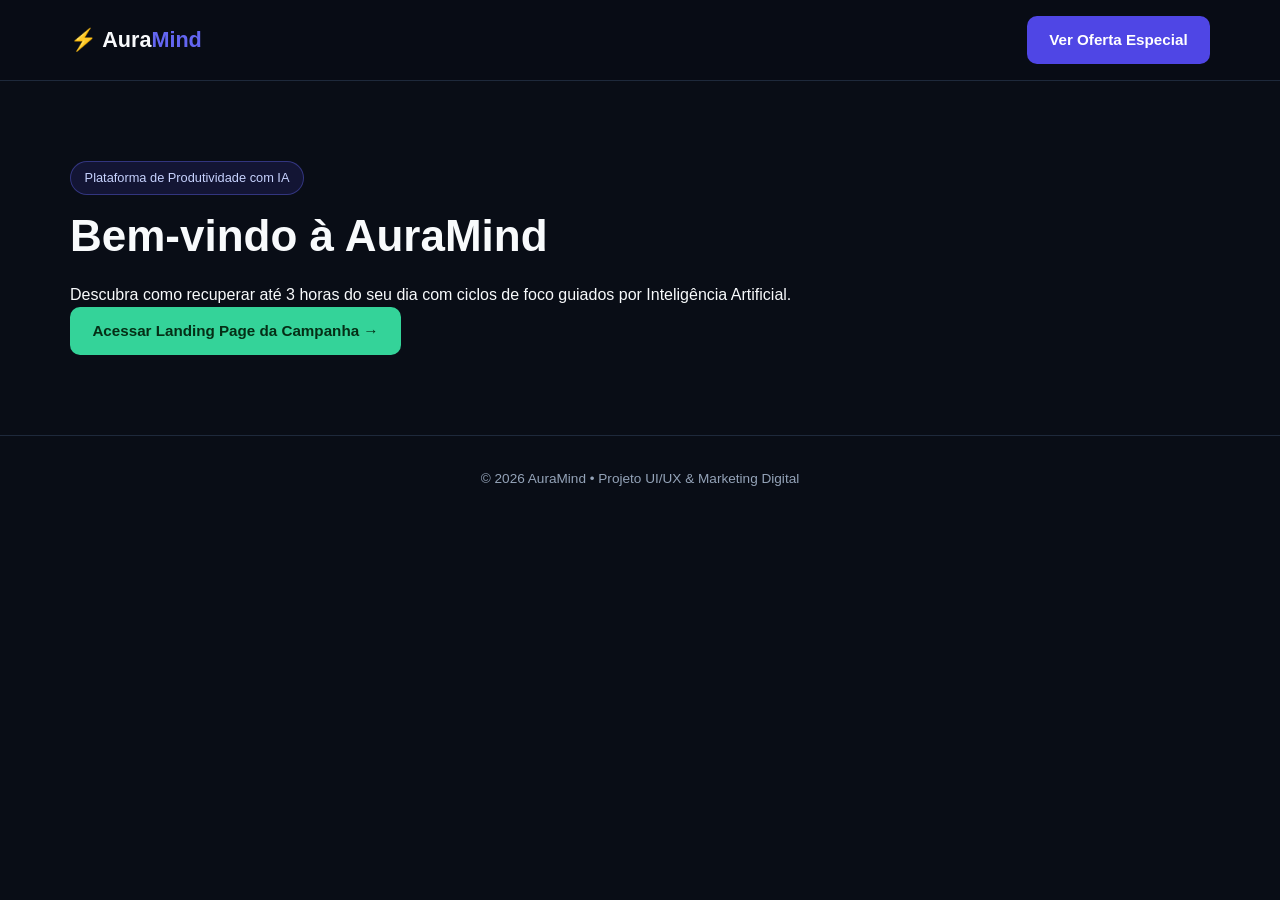
<file: index.html>
<!DOCTYPE html>
<html lang="pt-BR">
<head>
    <meta charset="UTF-8">
    <meta name="viewport" content="width=device-width, initial-scale=1.0">
    <title>AuraMind — Portal Principal</title>
    <link rel="stylesheet" href="style.css">
</head>
<body>
    <header class="navbar">
        <div class="container nav-content">
            <a href="index.html" class="logo">⚡ Aura<span>Mind</span></a>
            <nav>
                <a href="landing.html" class="btn btn-primary">Ver Oferta Especial</a>
            </nav>
        </div>
    </header>

    <main class="container hero-index">
        <span class="badge">Plataforma de Produtividade com IA</span>
        <h1>Bem-vindo à AuraMind</h1>
        <p>Descubra como recuperar até 3 horas do seu dia com ciclos de foco guiados por Inteligência Artificial.</p>
        <div class="actions">
            <a href="landing.html" class="btn btn-accent">Acessar Landing Page da Campanha →</a>
        </div>
    </main>

    <footer class="footer">
        <p>© 2026 AuraMind • Projeto UI/UX & Marketing Digital</p>
    </footer>
    <script src="script.js"></script>
</body>
</html>
</file>
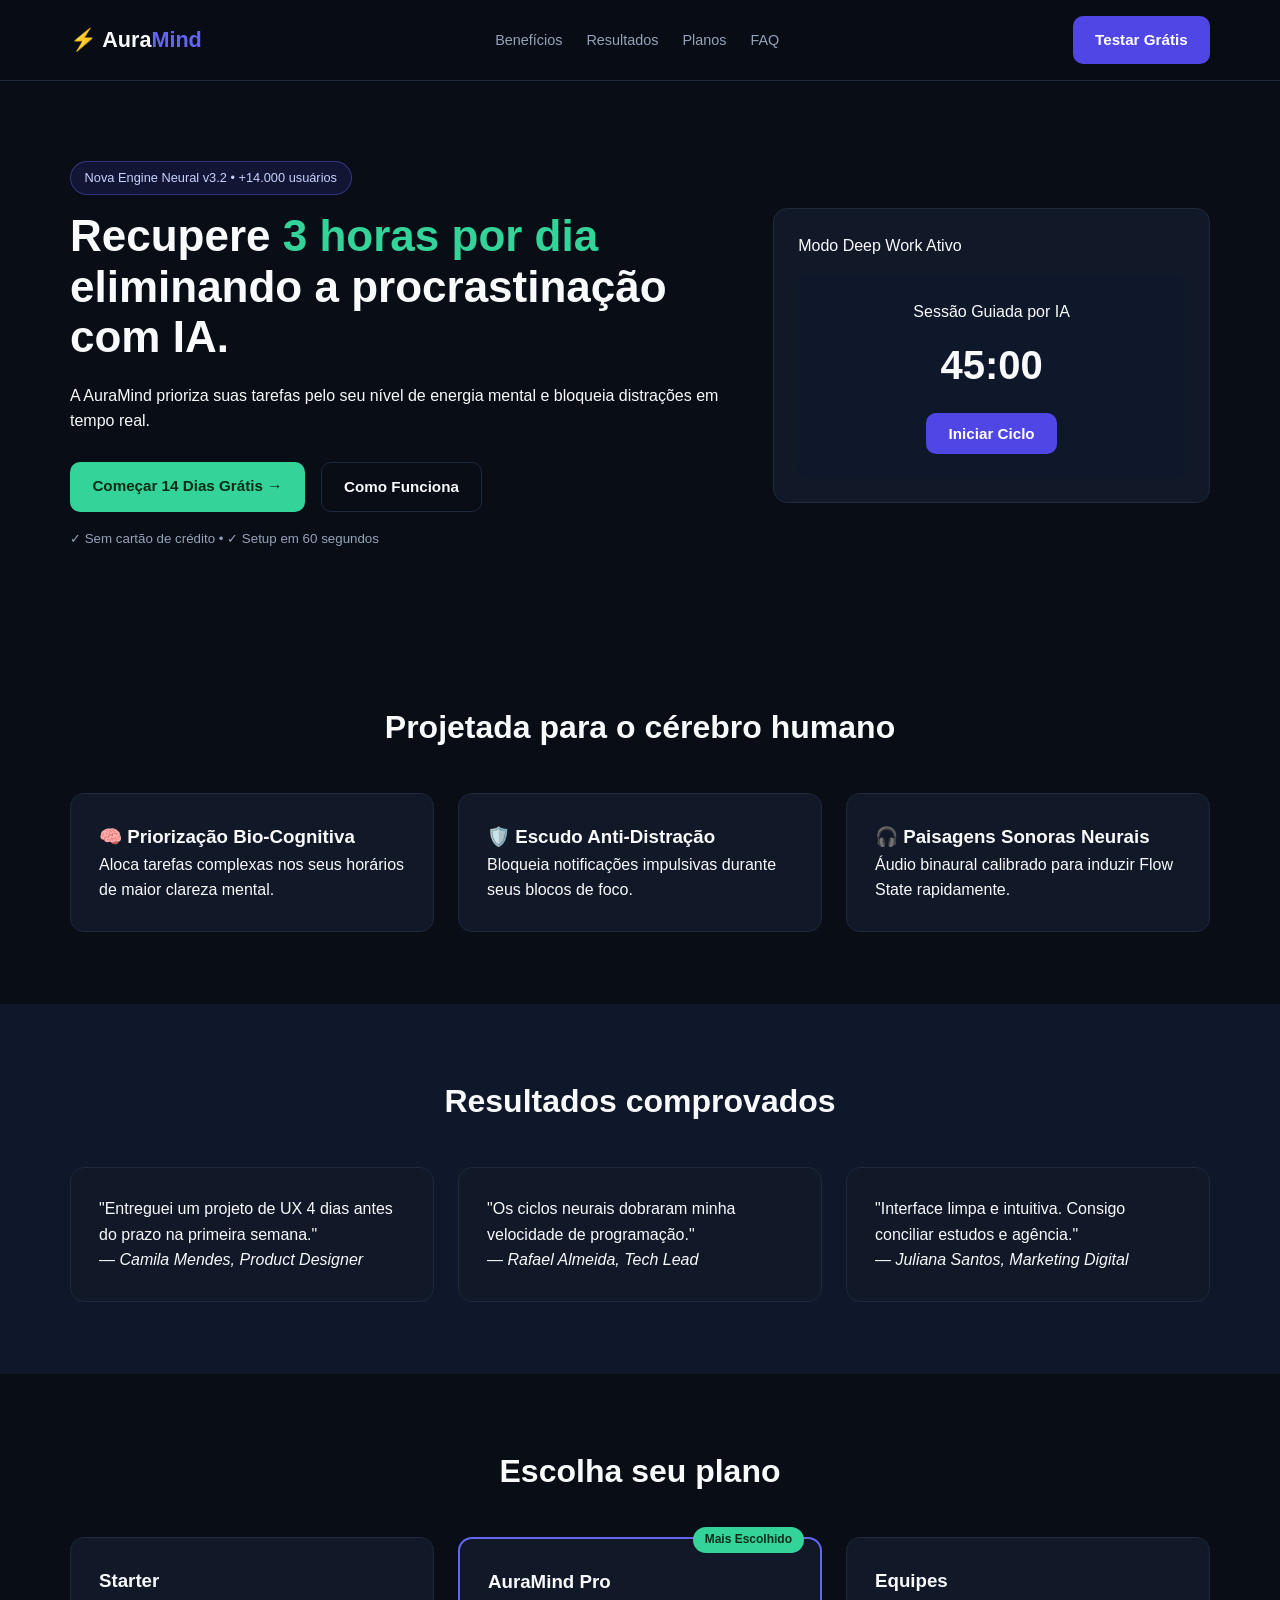
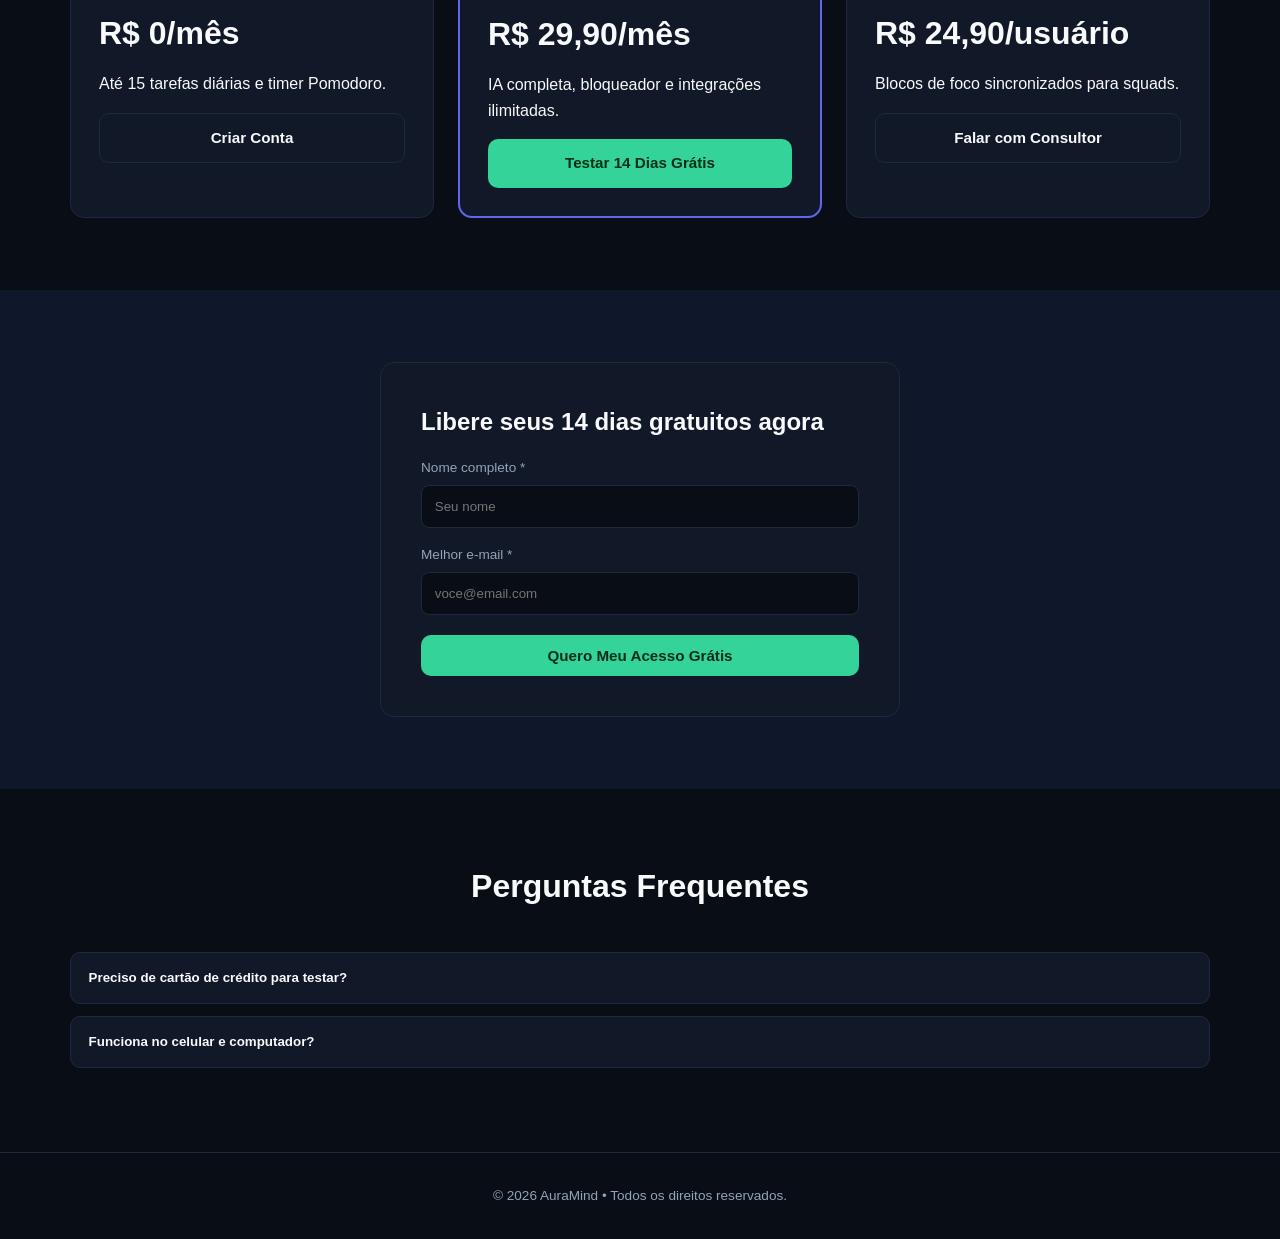
<file: landing.html>
<!DOCTYPE html>
<html lang="pt-BR">
<head>
    <meta charset="UTF-8">
    <meta name="viewport" content="width=device-width, initial-scale=1.0">
    <title>AuraMind — Recupere 3h por Dia com Foco Profundo</title>
    <link rel="stylesheet" href="style.css">
</head>
<body>
    <!-- TOPO: Navegação Limpa e CTA -->
    <header class="navbar">
        <div class="container nav-content">
            <a href="index.html" class="logo">⚡ Aura<span>Mind</span></a>
            <nav class="nav-links">
                <a href="#beneficios">Benefícios</a>
                <a href="#depoimentos">Resultados</a>
                <a href="#planos">Planos</a>
                <a href="#faq">FAQ</a>
            </nav>
            <a href="#captura" class="btn btn-primary">Testar Grátis</a>
        </div>
    </header>

    <!-- ATENÇÃO: Hero Section -->
    <section class="hero">
        <div class="container hero-grid">
            <div class="hero-text">
                <span class="badge">Nova Engine Neural v3.2 • +14.000 usuários</span>
                <h1>Recupere <span class="highlight">3 horas por dia</span> eliminando a procrastinação com IA.</h1>
                <p>A AuraMind prioriza suas tarefas pelo seu nível de energia mental e bloqueia distrações em tempo real.</p>
                <div class="cta-group">
                    <a href="#captura" class="btn btn-accent">Começar 14 Dias Grátis →</a>
                    <a href="#beneficios" class="btn btn-outline">Como Funciona</a>
                </div>
                <small class="micro-copy">✓ Sem cartão de crédito • ✓ Setup em 60 segundos</small>
            </div>
            <div class="hero-card">
                <div class="card-header">Modo Deep Work Ativo</div>
                <div class="timer-box">
                    <span class="timer-label">Sessão Guiada por IA</span>
                    <div id="demo-timer" class="timer-display">45:00</div>
                    <button id="demo-timer-btn" class="btn btn-primary">Iniciar Ciclo</button>
                </div>
            </div>
        </div>
    </section>

    <!-- INTERESSE: Benefícios -->
    <section id="beneficios" class="section">
        <div class="container">
            <h2 class="section-title">Projetada para o cérebro humano</h2>
            <div class="grid-3">
                <div class="card">
                    <h3>🧠 Priorização Bio-Cognitiva</h3>
                    <p>Aloca tarefas complexas nos seus horários de maior clareza mental.</p>
                </div>
                <div class="card">
                    <h3>🛡️ Escudo Anti-Distração</h3>
                    <p>Bloqueia notificações impulsivas durante seus blocos de foco.</p>
                </div>
                <div class="card">
                    <h3>🎧 Paisagens Sonoras Neurais</h3>
                    <p>Áudio binaural calibrado para induzir Flow State rapidamente.</p>
                </div>
            </div>
        </div>
    </section>

    <!-- DESEJO: Prova Social & Planos -->
    <section id="depoimentos" class="section bg-alt">
        <div class="container">
            <h2 class="section-title">Resultados comprovados</h2>
            <div class="grid-3">
                <blockquote class="card">
                    <p>"Entreguei um projeto de UX 4 dias antes do prazo na primeira semana."</p>
                    <cite>— Camila Mendes, Product Designer</cite>
                </blockquote>
                <blockquote class="card">
                    <p>"Os ciclos neurais dobraram minha velocidade de programação."</p>
                    <cite>— Rafael Almeida, Tech Lead</cite>
                </blockquote>
                <blockquote class="card">
                    <p>"Interface limpa e intuitiva. Consigo conciliar estudos e agência."</p>
                    <cite>— Juliana Santos, Marketing Digital</cite>
                </blockquote>
            </div>
        </div>
    </section>

    <section id="planos" class="section">
        <div class="container">
            <h2 class="section-title">Escolha seu plano</h2>
            <div class="grid-3">
                <div class="card">
                    <h3>Starter</h3>
                    <p class="price">R$ 0<span>/mês</span></p>
                    <p>Até 15 tarefas diárias e timer Pomodoro.</p>
                    <a href="#captura" class="btn btn-outline full">Criar Conta</a>
                </div>
                <div class="card featured">
                    <span class="tag">Mais Escolhido</span>
                    <h3>AuraMind Pro</h3>
                    <p class="price">R$ 29,90<span>/mês</span></p>
                    <p>IA completa, bloqueador e integrações ilimitadas.</p>
                    <a href="#captura" class="btn btn-accent full">Testar 14 Dias Grátis</a>
                </div>
                <div class="card">
                    <h3>Equipes</h3>
                    <p class="price">R$ 24,90<span>/usuário</span></p>
                    <p>Blocos de foco sincronizados para squads.</p>
                    <a href="#captura" class="btn btn-outline full">Falar com Consultor</a>
                </div>
            </div>
        </div>
    </section>

    <!-- AÇÃO: Formulário de Captura -->
    <section id="captura" class="section bg-alt">
        <div class="container form-wrapper">
            <h2>Libere seus 14 dias gratuitos agora</h2>
            <form id="lead-form" novalidate>
                <div class="form-group">
                    <label for="lead-name">Nome completo *</label>
                    <input type="text" id="lead-name" placeholder="Seu nome" required>
                    <span id="error-name" class="error-msg"></span>
                </div>
                <div class="form-group">
                    <label for="lead-email">Melhor e-mail *</label>
                    <input type="email" id="lead-email" placeholder="voce@email.com" required>
                    <span id="error-email" class="error-msg"></span>
                </div>
                <button type="submit" class="btn btn-accent full">Quero Meu Acesso Grátis</button>
                <div id="form-success" class="success-msg" hidden>
                    🎉 Cadastro realizado! Verifique seu e-mail para ativar sua conta.
                </div>
            </form>
        </div>
    </section>

    <!-- FAQ -->
    <section id="faq" class="section">
        <div class="container faq-list">
            <h2 class="section-title">Perguntas Frequentes</h2>
            <div class="faq-item">
                <button class="faq-question">Preciso de cartão de crédito para testar?</button>
                <div class="faq-answer">Não! O teste de 14 dias é 100% gratuito e sem compromisso.</div>
            </div>
            <div class="faq-item">
                <button class="faq-question">Funciona no celular e computador?</button>
                <div class="faq-answer">Sim, sincronização em tempo real na Web, iOS e Android.</div>
            </div>
        </div>
    </section>

    <footer class="footer">
        <p>© 2026 AuraMind • Todos os direitos reservados.</p>
    </footer>
    <script src="script.js"></script>
</body>
</html>
</file>
<file: style.css>
/* =====================================================
   STYLE.CSS - Design System UI/UX (AuraMind)
   ===================================================== */
:root {
    --bg-dark: #090d16;
    --bg-card: #111827;
    --bg-alt: #0f172a;
    --primary: #4f46e5;
    --primary-hover: #6366f1;
    --accent: #34d399;
    --text-main: #f8fafc;
    --text-muted: #94a3b8;
    --border: #1e293b;
    --radius: 14px;
}

* {
    box-sizing: border-box;
    margin: 0;
    padding: 0;
}

html {
    scroll-behavior: smooth;
}

body {
    font-family: 'Inter', -apple-system, BlinkMacSystemFont, sans-serif;
    background-color: var(--bg-dark);
    color: var(--text-main);
    line-height: 1.6;
}

.container {
    width: 90%;
    max-width: 1140px;
    margin: 0 auto;
}

/* Navegação */
.navbar {
    position: sticky;
    top: 0;
    background: rgba(9, 13, 22, 0.9);
    backdrop-filter: blur(10px);
    border-bottom: 1px solid var(--border);
    padding: 1rem 0;
    z-index: 100;
}

.nav-content {
    display: flex;
    align-items: center;
    justify-content: space-between;
}

.logo {
    font-size: 1.35rem;
    font-weight: 800;
    color: var(--text-main);
    text-decoration: none;
}

.logo span {
    color: var(--primary-hover);
}

.nav-links {
    display: flex;
    gap: 1.5rem;
}

.nav-links a {
    color: var(--text-muted);
    text-decoration: none;
    font-size: 0.9rem;
    transition: color 0.2s;
}

.nav-links a:hover {
    color: var(--text-main);
}

/* Botões e Hierarquia de CTA */
.btn {
    display: inline-block;
    padding: 0.75rem 1.4rem;
    border-radius: 10px;
    font-weight: 600;
    font-size: 0.95rem;
    text-decoration: none;
    cursor: pointer;
    border: none;
    transition: transform 0.2s, background 0.2s;
}

.btn:hover {
    transform: translateY(-2px);
}

.btn-primary {
    background: var(--primary);
    color: #fff;
}

.btn-accent {
    background: var(--accent);
    color: #052e16;
    font-weight: 700;
}

.btn-outline {
    background: transparent;
    border: 1px solid var(--border);
    color: var(--text-main);
}

.btn.full {
    width: 100%;
    text-align: center;
    margin-top: 1rem;
}

/* Hero Section */
.hero, .hero-index {
    padding: 5rem 0;
}

.hero-grid {
    display: grid;
    grid-template-columns: 1.2fr 0.8fr;
    gap: 3rem;
    align-items: center;
}

.badge {
    display: inline-block;
    padding: 0.35rem 0.85rem;
    background: rgba(79, 70, 229, 0.15);
    border: 1px solid rgba(99, 102, 241, 0.4);
    border-radius: 99px;
    font-size: 0.8rem;
    color: #c7d2fe;
    margin-bottom: 1rem;
}

h1 {
    font-size: 2.75rem;
    line-height: 1.15;
    margin-bottom: 1.25rem;
}

.highlight {
    color: var(--accent);
}

.cta-group {
    display: flex;
    gap: 1rem;
    margin: 1.75rem 0 1rem;
    flex-wrap: wrap;
}

.micro-copy {
    color: var(--text-muted);
    display: block;
}

/* Mockup Timer */
.hero-card {
    background: var(--bg-card);
    border: 1px solid var(--border);
    border-radius: var(--radius);
    padding: 1.5rem;
}

.timer-box {
    background: var(--bg-alt);
    padding: 1.5rem;
    border-radius: 10px;
    text-align: center;
    margin-top: 1rem;
}

.timer-display {
    font-size: 2.5rem;
    font-weight: 800;
    margin: 0.5rem 0 1rem;
    font-variant-numeric: tabular-nums;
}

/* Seções e Grids */
.section {
    padding: 4.5rem 0;
}

.bg-alt {
    background: var(--bg-alt);
}

.section-title {
    text-align: center;
    font-size: 2rem;
    margin-bottom: 2.5rem;
}

.grid-3 {
    display: grid;
    grid-template-columns: repeat(auto-fit, minmax(260px, 1fr));
    gap: 1.5rem;
}

.card {
    background: var(--bg-card);
    border: 1px solid var(--border);
    border-radius: var(--radius);
    padding: 1.75rem;
}

.card.featured {
    border: 2px solid var(--primary-hover);
    position: relative;
}

.tag {
    position: absolute;
    top: -12px;
    right: 16px;
    background: var(--accent);
    color: #052e16;
    font-size: 0.75rem;
    font-weight: 800;
    padding: 0.2rem 0.75rem;
    border-radius: 99px;
}

.price {
    font-size: 2rem;
    font-weight: 800;
    margin: 0.75rem 0;
}

/* Formulário */
.form-wrapper {
    max-width: 520px;
    background: var(--bg-card);
    padding: 2.5rem;
    border-radius: var(--radius);
    border: 1px solid var(--border);
}

.form-group {
    margin-top: 1rem;
}

.form-group label {
    display: block;
    font-size: 0.85rem;
    margin-bottom: 0.4rem;
    color: var(--text-muted);
}

.form-group input {
    width: 100%;
    padding: 0.8rem;
    border-radius: 8px;
    border: 1px solid var(--border);
    background: var(--bg-dark);
    color: var(--text-main);
}

.error-msg {
    color: #f87171;
    font-size: 0.8rem;
    display: block;
    margin-top: 0.25rem;
}

.success-msg {
    margin-top: 1rem;
    padding: 1rem;
    background: rgba(52, 211, 153, 0.15);
    border: 1px solid var(--accent);
    border-radius: 8px;
    color: var(--accent);
}

/* FAQ Accordion */
.faq-item {
    border: 1px solid var(--border);
    border-radius: 10px;
    margin-bottom: 0.75rem;
    background: var(--bg-card);
}

.faq-question {
    width: 100%;
    text-align: left;
    padding: 1.1rem;
    background: none;
    border: none;
    color: var(--text-main);
    font-weight: 600;
    cursor: pointer;
}

.faq-answer {
    display: none;
    padding: 0 1.1rem 1.1rem;
    color: var(--text-muted);
}

.faq-item.active .faq-answer {
    display: block;
}

.footer {
    text-align: center;
    padding: 2rem 0;
    border-top: 1px solid var(--border);
    color: var(--text-muted);
    font-size: 0.85rem;
}

@media (max-width: 768px) {
    .hero-grid { grid-template-columns: 1fr; }
    .nav-links { display: none; }
    h1 { font-size: 2.1rem; }
}
</file>
